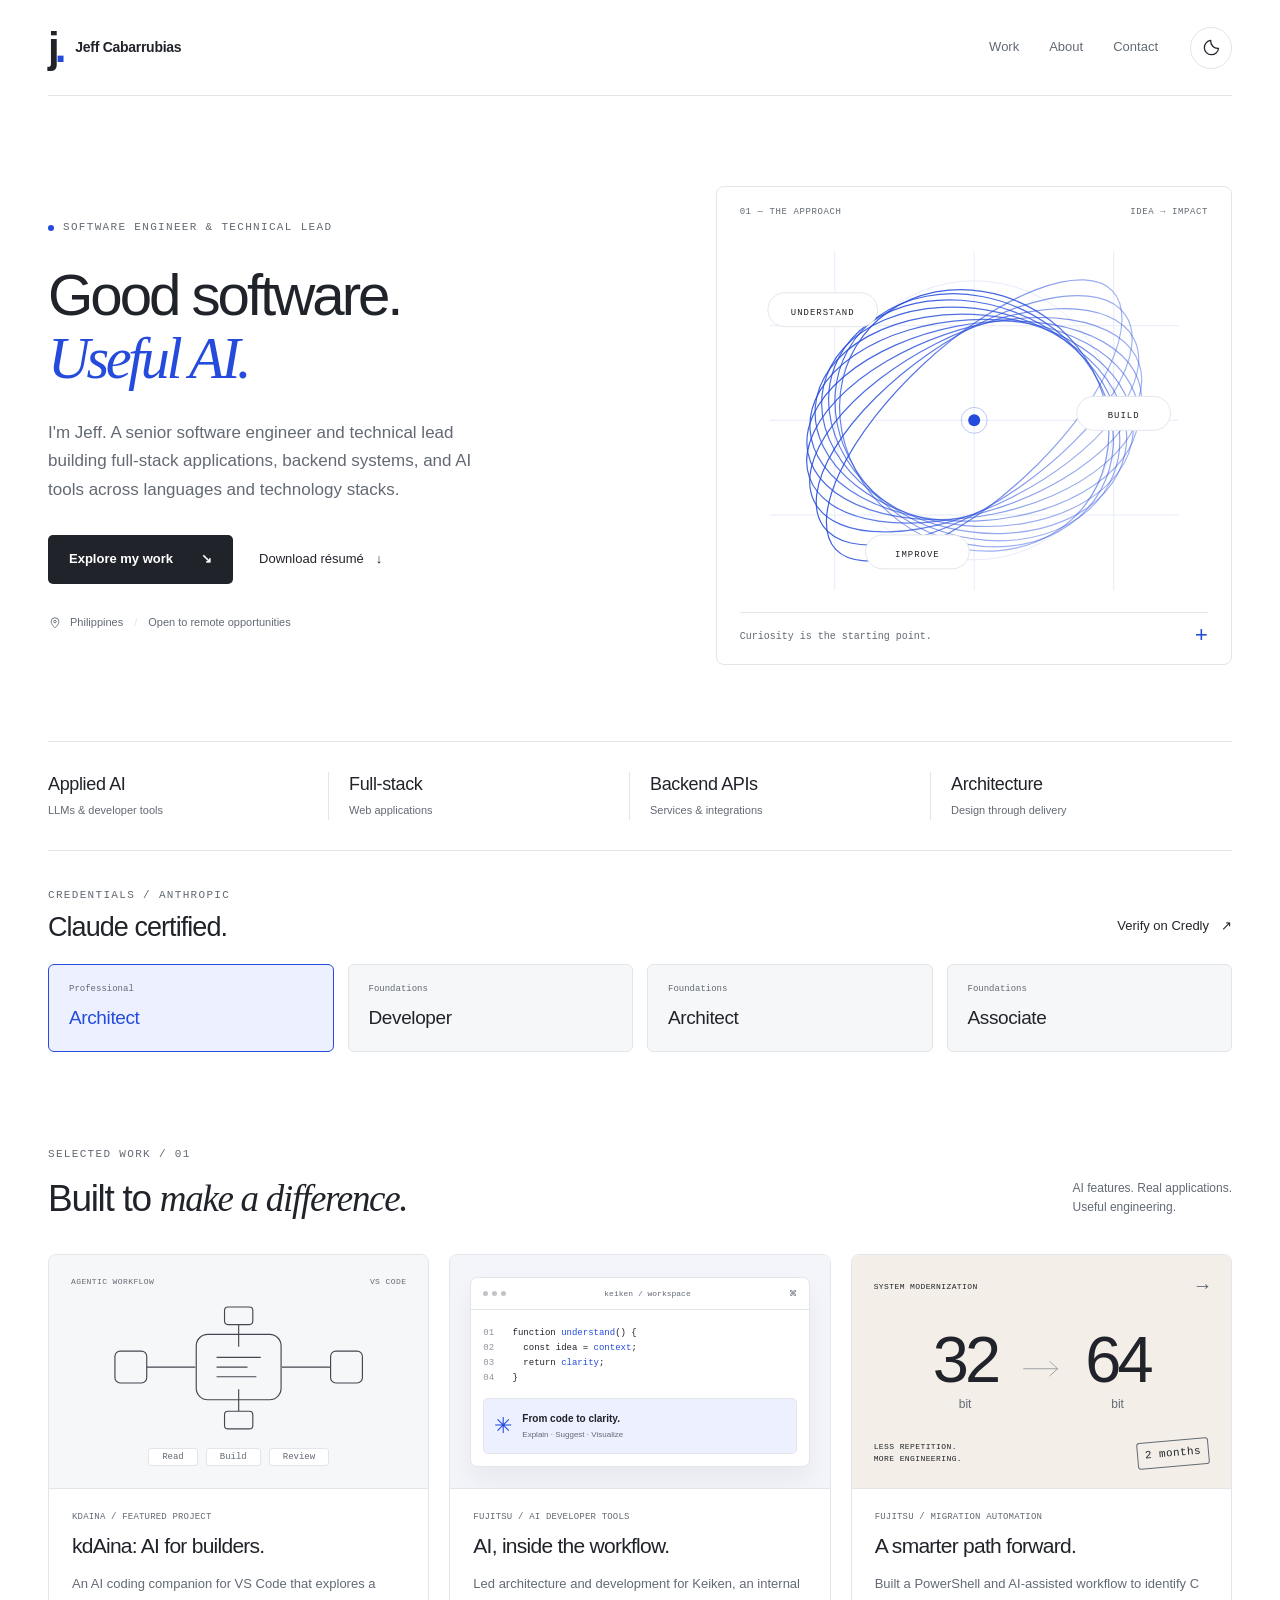
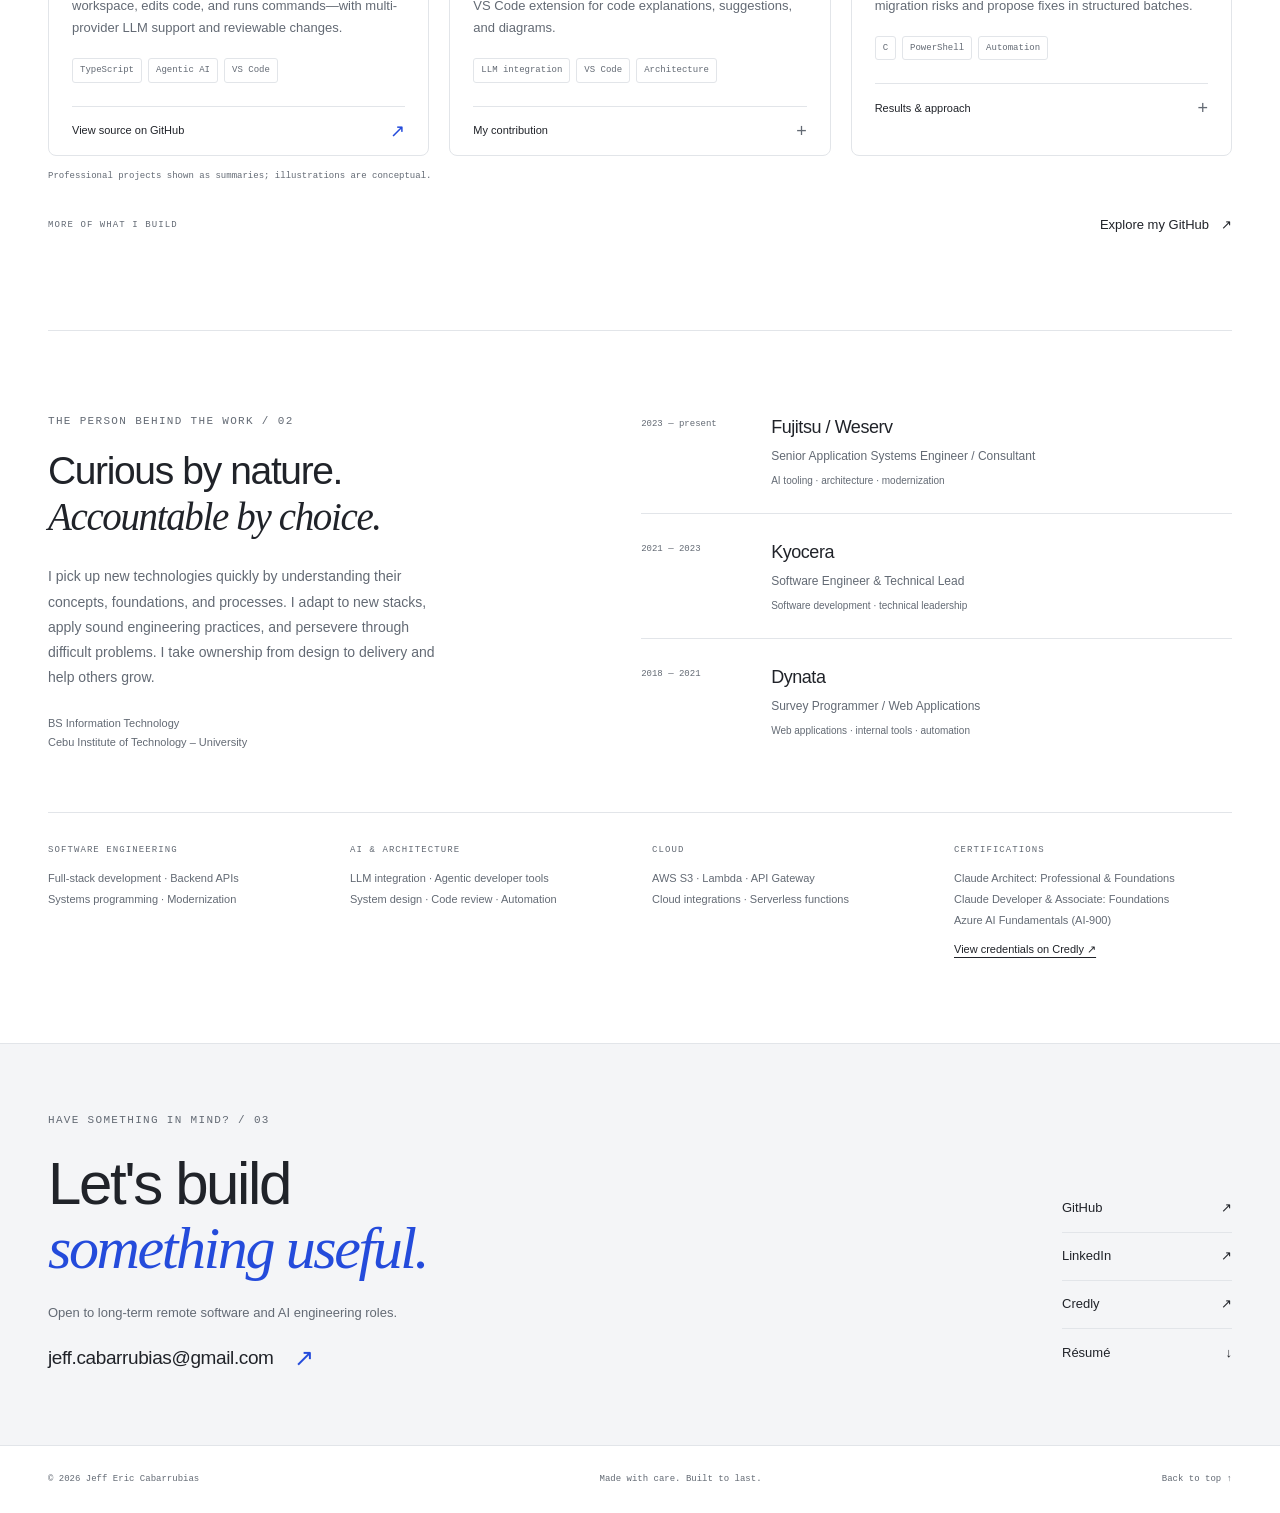
<file: docs/index.html>
<!doctype html>
<html lang="en" data-theme="light">
<head>
  <meta charset="utf-8">
  <meta name="viewport" content="width=device-width, initial-scale=1">
  <meta name="color-scheme" content="light dark">
  <meta name="theme-color" content="#ffffff">
  <meta name="description" content="Jeff Eric Cabarrubias — senior software engineer and technical lead. Software architecture, AI developer tools, and systems modernization. Based in the Philippines, open to remote work.">
  <meta property="og:title" content="Jeff Cabarrubias — Software & AI Engineer">
  <meta property="og:description" content="Good software. Useful AI. Full-stack development, backend APIs, software architecture, and AI developer tools.">
  <meta property="og:type" content="website">
  <meta property="og:url" content="https://idealkingdom.github.io/idealkingdom/">
  <meta property="og:image" content="https://idealkingdom.github.io/idealkingdom/assets/social.png">
  <meta name="twitter:card" content="summary_large_image">
  <link rel="canonical" href="https://idealkingdom.github.io/idealkingdom/">
  <link rel="icon" href="assets/favicon.svg" type="image/svg+xml">
  <link rel="stylesheet" href="styles.css?v=5">
  <title>Jeff Cabarrubias — Software & AI Engineer</title>
  <script>
    try {
      if (localStorage.getItem('jeff-portfolio-theme') === 'dark') {
        document.documentElement.dataset.theme = 'dark';
        document.querySelector('meta[name="theme-color"]').content = '#141619';
      }
    } catch (_) {}
  </script>
  <script type="application/ld+json">
  {"@context":"https://schema.org","@type":"Person","name":"Jeff Eric Cabarrubias","jobTitle":"Senior Software Engineer / Technical Lead","url":"https://idealkingdom.github.io/idealkingdom/","email":"mailto:jeff.cabarrubias@gmail.com","sameAs":["https://github.com/idealkingdom","https://www.linkedin.com/in/jeff-eric-cabarrubias-9a2271164/","https://www.credly.com/users/jeff-eric-cabarrubias/badges/credly"],"knowsAbout":["Software architecture","AI developer tools","Python","JavaScript","TypeScript","C/C++","Systems modernization"]}
  </script>
</head>
<body>
  <a class="skip-link" href="#main">Skip to content</a>
  <header class="site-header wrap">
    <a class="brand" href="#" aria-label="Jeff Cabarrubias, back to top"><span class="brand-mark" aria-hidden="true">j<span>.</span></span><span class="brand-name">Jeff Cabarrubias</span></a>
    <nav aria-label="Main navigation">
      <a href="#work">Work</a><a href="#about">About</a><a href="#contact">Contact</a>
    </nav>
    <button class="theme-toggle" id="theme-toggle" type="button" aria-label="Switch to dark mode" aria-pressed="false" hidden>
      <svg class="moon" viewBox="0 0 24 24" aria-hidden="true"><path d="M20.9 13A9 9 0 0 1 11 3.1 9 9 0 1 0 20.9 13Z"/></svg>
      <svg class="sun" viewBox="0 0 24 24" aria-hidden="true"><circle cx="12" cy="12" r="4"/><path d="M12 2v2m0 16v2M2 12h2m16 0h2M4.9 4.9l1.4 1.4m11.4 11.4 1.4 1.4M4.9 19.1l1.4-1.4M17.7 6.3l1.4-1.4"/></svg>
    </button>
  </header>

  <main id="main">
    <section class="hero wrap" aria-labelledby="hero-title">
      <div class="hero-copy">
        <p class="eyebrow"><span class="status-dot" aria-hidden="true"></span> Software engineer & technical lead</p>
        <h1 id="hero-title">Good software.<br><span class="serif accent">Useful AI.</span></h1>
        <p class="hero-description">I'm Jeff. A senior software engineer and technical lead building full-stack applications, backend systems, and AI tools across languages and technology stacks.</p>
        <div class="hero-actions"><a class="button primary" href="#work">Explore my work <span aria-hidden="true">↘</span></a><a class="text-link" href="assets/Jeff_Eric_Cabarrubias_Resume.pdf" download>Download résumé <span aria-hidden="true">↓</span></a></div>
        <p class="location"><svg viewBox="0 0 20 20" aria-hidden="true"><path d="M15.5 8c0 4-5.5 9-5.5 9S4.5 12 4.5 8a5.5 5.5 0 1 1 11 0Z"/><circle cx="10" cy="8" r="1.8"/></svg> Philippines <span aria-hidden="true">/</span> Open to remote opportunities</p>
      </div>
      <div class="hero-art" aria-hidden="true">
        <div class="art-meta"><span>01 — THE APPROACH</span><span>IDEA → IMPACT</span></div>
        <svg class="orbit-art" viewBox="0 0 470 380" fill="none">
          <defs><linearGradient id="orbit-ink" x1="65" y1="60" x2="400" y2="350" gradientUnits="userSpaceOnUse"><stop stop-color="currentColor"/><stop offset="1" stop-color="currentColor" stop-opacity=".28"/></linearGradient></defs>
          <g class="art-grid" stroke="currentColor" opacity=".1"><path d="M30 95h410M30 190h410M30 285h410M95 20v340M235 20v340M375 20v340"/><circle cx="235" cy="190" r="140"/></g>
          <g stroke="url(#orbit-ink)" stroke-width="1.2">
            <ellipse cx="235" cy="190" rx="190" ry="76" transform="rotate(-43 235 190)"/><ellipse cx="235" cy="190" rx="185" ry="81" transform="rotate(-35 235 190)"/><ellipse cx="235" cy="190" rx="180" ry="86" transform="rotate(-27 235 190)"/><ellipse cx="235" cy="190" rx="175" ry="91" transform="rotate(-19 235 190)"/><ellipse cx="235" cy="190" rx="170" ry="96" transform="rotate(-11 235 190)"/><ellipse cx="235" cy="190" rx="165" ry="101" transform="rotate(-3 235 190)"/><ellipse cx="235" cy="190" rx="160" ry="106" transform="rotate(5 235 190)"/><ellipse cx="235" cy="190" rx="155" ry="111" transform="rotate(13 235 190)"/><ellipse cx="235" cy="190" rx="150" ry="116" transform="rotate(21 235 190)"/><ellipse cx="235" cy="190" rx="145" ry="121" transform="rotate(29 235 190)"/><ellipse cx="235" cy="190" rx="140" ry="126" transform="rotate(37 235 190)"/>
          </g>
          <circle cx="235" cy="190" r="6" fill="currentColor"/><circle cx="235" cy="190" r="13" stroke="currentColor" opacity=".3"/>
          <g class="orbit-label"><rect x="28" y="62" width="110" height="34" rx="17"/><text x="83" y="84" text-anchor="middle">UNDERSTAND</text><rect x="338" y="166" width="94" height="34" rx="17"/><text x="385" y="188" text-anchor="middle">BUILD</text><rect x="126" y="305" width="104" height="34" rx="17"/><text x="178" y="327" text-anchor="middle">IMPROVE</text></g>
        </svg>
        <div class="art-footer"><span>Curiosity is the starting point.</span><span class="art-plus">+</span></div>
      </div>
    </section>

    <div class="proof-strip capability-strip wrap" aria-label="Engineering focus">
      <div><strong>Applied AI</strong><span>LLMs & developer tools</span></div><div><strong>Full-stack</strong><span>Web applications</span></div><div><strong>Backend APIs</strong><span>Services & integrations</span></div><div><strong>Architecture</strong><span>Design through delivery</span></div>
    </div>

    <section class="credentials-section wrap" aria-labelledby="credentials-title">
      <div class="credentials-heading"><div><p class="eyebrow">Credentials / Anthropic</p><h2 id="credentials-title">Claude certified.</h2></div><a class="text-link" href="https://www.credly.com/users/jeff-eric-cabarrubias/badges/credly" target="_blank" rel="noopener noreferrer">Verify on Credly <span aria-hidden="true">↗</span></a></div>
      <div class="credentials-grid"><div class="credential-card professional"><span>Professional</span><strong>Architect</strong></div><div class="credential-card"><span>Foundations</span><strong>Developer</strong></div><div class="credential-card"><span>Foundations</span><strong>Architect</strong></div><div class="credential-card"><span>Foundations</span><strong>Associate</strong></div></div>
    </section>

    <section id="work" class="work-section wrap" aria-labelledby="work-title">
      <div class="section-heading"><div><p class="eyebrow">Selected work / 01</p><h2 id="work-title">Built to <span class="serif">make a difference.</span></h2></div><p>AI features. Real applications.<br>Useful engineering.</p></div>
      <div class="case-grid">
        <article class="case-card">
          <div class="case-art systems-art" aria-hidden="true"><div class="systems-top"><span>AGENTIC WORKFLOW</span><span>VS CODE</span></div><svg viewBox="0 0 340 155" class="systems-diagram"><path d="M66 77h55m98 0h55M170 29v25m0 48v25"/><rect x="122" y="40" width="96" height="74" rx="13"/><path d="M145 66h50m-50 11h35m-35 11h45"/><rect x="30" y="59" width="36" height="36" rx="6"/><rect x="274" y="59" width="36" height="36" rx="6"/><rect x="154" y="9" width="32" height="20" rx="4"/><rect x="154" y="127" width="32" height="20" rx="4"/></svg><div class="architecture-list"><span>Read</span><span>Build</span><span>Review</span></div></div>
          <div class="case-body"><p class="project-meta">kdAina / Featured project</p><h3>kdAina: AI for builders.</h3><p>An AI coding companion for VS Code that explores a workspace, edits code, and runs commands—with multi-provider LLM support and reviewable changes.</p><div class="tags"><span>TypeScript</span><span>Agentic AI</span><span>VS Code</span></div><a class="case-source" href="https://github.com/idealkingdom/kdAina" target="_blank" rel="noopener noreferrer">View source on GitHub <span aria-hidden="true">↗</span></a></div>
        </article>
        <article class="case-card">
          <div class="case-art ai-art" aria-hidden="true">
            <div class="mini-editor"><div class="editor-bar"><span><i></i><i></i><i></i></span><span>keiken / workspace</span><span>⌘</span></div><div class="editor-body"><div class="code-lines"><span><b>01</b> function <em>understand</em>() {</span><span><b>02</b> &nbsp; const idea = <em>context</em>;</span><span><b>03</b> &nbsp; return <em>clarity</em>;</span><span><b>04</b> }</span></div><div class="ai-panel"><span class="ai-star">✳</span><div><strong>From code to clarity.</strong><span>Explain · Suggest · Visualize</span></div></div></div></div>
          </div>
          <div class="case-body"><p class="project-meta">Fujitsu / AI developer tools</p><h3>AI, inside the workflow.</h3><p>Led architecture and development for Keiken, an internal VS Code extension for code explanations, suggestions, and diagrams.</p><div class="tags"><span>LLM integration</span><span>VS Code</span><span>Architecture</span></div><details><summary>My contribution <span aria-hidden="true">+</span></summary><div class="case-detail">Built key features, expanded language support, integrated model updates, resolved performance issues, and mentored developers. The focus: making AI useful where engineers already work.</div></details></div>
        </article>
        <article class="case-card">
          <div class="case-art migration-art" aria-hidden="true"><div class="migration-top"><span>SYSTEM MODERNIZATION</span><span>→</span></div><div class="bit-transfer"><span>32<span>bit</span></span><svg viewBox="0 0 70 34"><path d="M4 17h60M50 4l14 13-14 13"/></svg><span>64<span>bit</span></span></div><div class="migration-bottom"><span>LESS REPETITION.<br>MORE ENGINEERING.</span><span class="migration-stamp">2 months</span></div></div>
          <div class="case-body"><p class="project-meta">Fujitsu / Migration automation</p><h3>A smarter path forward.</h3><p>Built a PowerShell and AI-assisted workflow to identify C migration risks and propose fixes in structured batches.</p><div class="tags"><span>C</span><span>PowerShell</span><span>Automation</span></div><details><summary>Results & approach <span aria-hidden="true">+</span></summary><div class="case-detail">The team completed the project in 2 months against an initial 1–2 year estimate, saving approximately US$70k. I optimized batching and API usage; proposed fixes still needed engineering review and validation.</div></details></div>
        </article>
      </div>
      <p class="work-note">Professional projects shown as summaries; illustrations are conceptual.</p>

      <div class="more-code"><span class="eyebrow">More of what I build</span><a class="text-link" href="https://github.com/idealkingdom" target="_blank" rel="noopener noreferrer">Explore my GitHub <span aria-hidden="true">↗</span></a></div>
    </section>

    <section id="about" class="about-section wrap" aria-labelledby="about-title">
      <div class="about-intro"><p class="eyebrow">The person behind the work / 02</p><h2 id="about-title">Curious by nature.<br><span class="serif">Accountable by choice.</span></h2><p>I pick up new technologies quickly by understanding their concepts, foundations, and processes. I adapt to new stacks, apply sound engineering practices, and persevere through difficult problems. I take ownership from design to delivery and help others grow.</p><p class="education">BS Information Technology<br>Cebu Institute of Technology – University</p></div>
      <div class="experience"><div class="experience-row"><span class="experience-date">2023 — present</span><div><h3>Fujitsu / Weserv</h3><p>Senior Application Systems Engineer / Consultant</p><span>AI tooling · architecture · modernization</span></div></div><div class="experience-row"><span class="experience-date">2021 — 2023</span><div><h3>Kyocera</h3><p>Software Engineer & Technical Lead</p><span>Software development · technical leadership</span></div></div><div class="experience-row"><span class="experience-date">2018 — 2021</span><div><h3>Dynata</h3><p>Survey Programmer / Web Applications</p><span>Web applications · internal tools · automation</span></div></div></div>
      <div class="toolbox"><div><p class="eyebrow">Software engineering</p><p>Full-stack development · Backend APIs<br>Systems programming · Modernization</p></div><div><p class="eyebrow">AI & architecture</p><p>LLM integration · Agentic developer tools<br>System design · Code review · Automation</p></div><div><p class="eyebrow">Cloud</p><p>AWS S3 · Lambda · API Gateway<br>Cloud integrations · Serverless functions</p></div><div><p class="eyebrow">Certifications</p><p>Claude Architect: Professional & Foundations<br>Claude Developer & Associate: Foundations<br>Azure AI Fundamentals (AI-900)</p><a class="credential-link" href="https://www.credly.com/users/jeff-eric-cabarrubias/badges/credly" target="_blank" rel="noopener noreferrer">View credentials on Credly ↗</a></div></div>
    </section>

    <section id="contact" class="contact-section" aria-labelledby="contact-title"><div class="wrap contact-inner"><div><p class="eyebrow">Have something in mind? / 03</p><h2 id="contact-title">Let's build<br><span class="serif">something useful.</span></h2><p>Open to long-term remote software and AI engineering roles.</p><a class="contact-email" href="mailto:jeff.cabarrubias@gmail.com">jeff.cabarrubias@gmail.com <span aria-hidden="true">↗</span></a></div><div class="contact-links"><a href="https://github.com/idealkingdom" target="_blank" rel="noopener noreferrer">GitHub <span aria-hidden="true">↗</span></a><a href="https://www.linkedin.com/in/jeff-eric-cabarrubias-9a2271164/" target="_blank" rel="noopener noreferrer">LinkedIn <span aria-hidden="true">↗</span></a><a href="https://www.credly.com/users/jeff-eric-cabarrubias/badges/credly" target="_blank" rel="noopener noreferrer">Credly <span aria-hidden="true">↗</span></a><a href="assets/Jeff_Eric_Cabarrubias_Resume.pdf" download>Résumé <span aria-hidden="true">↓</span></a></div></div></section>
  </main>
  <footer class="site-footer wrap"><span>© <span id="year">2026</span> Jeff Eric Cabarrubias</span><span>Made with care. Built to last.</span><a href="#">Back to top <span aria-hidden="true">↑</span></a></footer>
  <script src="script.js" defer></script>
</body>
</html>
</file>
<file: docs/styles.css>
/* Light-first, dependency-free portfolio. All layout widths are fluid. */
:root{--bg:#fff;--fg:#202329;--muted:#636a74;--line:#e2e5e9;--surface:#f6f7f8;--accent:#244bdb;--accent-soft:#edf1ff;--header:rgba(255,255,255,.94);--art-bg:#f3f5fa;--code:#fff;--warm:#f3efe8;--ink:#444751;--contact:#f4f5f7;--focus:#244bdb;color-scheme:light;--sans:Arial,Helvetica,sans-serif;--mono:"SFMono-Regular",Consolas,"Liberation Mono",monospace}
:root[data-theme="dark"]{--bg:#141619;--fg:#edf0f4;--muted:#a7aeb9;--line:#343941;--surface:#20242a;--accent:#9aafff;--accent-soft:#252e49;--header:rgba(20,22,25,.94);--art-bg:#1d2537;--code:#1a1e25;--warm:#2e2b27;--ink:#cbd0dc;--contact:#1c2026;--focus:#b8c7ff;color-scheme:dark}
*{box-sizing:border-box}html{scroll-behavior:smooth;scroll-padding-top:100px}body{margin:0;background:var(--bg);color:var(--fg);font-family:var(--sans);font-size:16px;line-height:1.6;-webkit-font-smoothing:antialiased}a{color:inherit;text-decoration:none}button{font:inherit}svg{display:block}button,a,summary{-webkit-tap-highlight-color:transparent}a:focus-visible,button:focus-visible,summary:focus-visible{outline:3px solid var(--focus);outline-offset:5px;border-radius:4px}[hidden]{display:none!important}::selection{background:var(--accent);color:var(--bg)}.wrap{width:min(1184px,calc(100% - 96px));margin-inline:auto}.serif{font-family:Georgia,"Times New Roman",serif;font-weight:400;font-style:italic}.accent{color:var(--accent)}.eyebrow{font:11px/1.6 var(--mono);letter-spacing:.12em;text-transform:uppercase;margin:0 0 24px;color:var(--muted)}.skip-link{position:fixed;top:10px;left:10px;z-index:10;transform:translateY(-170%);padding:10px 16px;background:var(--fg);color:var(--bg)}.skip-link:focus{transform:none}
.site-header{display:flex;align-items:center;gap:32px;min-height:96px;border-bottom:1px solid var(--line)}.brand{display:flex;align-items:center;gap:14px;white-space:nowrap}.brand-mark{font-size:42px;line-height:1;font-weight:700;letter-spacing:-.12em}.brand-mark span{color:var(--accent)}.brand-name{font-size:14px;font-weight:600;letter-spacing:-.02em}.site-header nav{display:flex;gap:30px;margin-left:auto;font-size:13px}.site-header nav a{padding:10px 0;color:var(--muted)}.site-header nav a:hover{color:var(--accent)}.theme-toggle{width:42px;height:42px;display:grid;place-items:center;border:1px solid var(--line);border-radius:50%;background:var(--bg);color:var(--fg);cursor:pointer;flex-shrink:0}.theme-toggle:hover{background:var(--surface)}.theme-toggle svg{width:19px;height:19px;fill:none;stroke:currentColor;stroke-width:1.6;stroke-linecap:round;stroke-linejoin:round}.theme-toggle .sun{display:none}[data-theme="dark"] .theme-toggle .moon{display:none}[data-theme="dark"] .theme-toggle .sun{display:block}
.hero{display:grid;grid-template-columns:1.2fr 1fr;gap:48px;align-items:center;padding-top:90px;padding-bottom:76px}.hero .eyebrow{display:flex;align-items:center;gap:9px;margin-bottom:26px}.status-dot{width:6px;height:6px;background:var(--accent);border-radius:50%;flex-shrink:0}h1,h2,h3,p{overflow-wrap:break-word}h1{font-size:clamp(42px,4.55vw,66px);line-height:1.09;letter-spacing:-.052em;font-weight:500;margin:0 0 28px}h1 .serif{letter-spacing:-.06em;white-space:nowrap}.hero-description{max-width:425px;font-size:17px;line-height:1.7;color:var(--muted);margin:0 0 30px}.hero-actions{display:flex;align-items:center;gap:26px;flex-wrap:wrap}.button{display:inline-flex;align-items:center;gap:28px;padding:14px 21px;font-size:13px;font-weight:600;border-radius:5px;min-height:48px}.primary{background:var(--fg);color:var(--bg)}.primary:hover{background:var(--accent);color:var(--bg)}.text-link{display:inline-flex;gap:12px;align-items:center;font-size:13px;line-height:1.6;padding-block:8px}.text-link:hover{text-decoration:underline;text-underline-offset:5px}.location{display:flex;align-items:center;gap:8px;flex-wrap:wrap;margin:30px 0 0;font-size:11px;color:var(--muted)}.location svg{width:14px;height:14px;stroke:currentColor;stroke-width:1.3;fill:none}.location>span{color:var(--line);margin-inline:3px}
.hero-art{border:1px solid var(--line);border-radius:8px;padding:20px 23px 16px;align-self:center;position:relative;background:var(--bg);min-width:0}.art-meta{font:9px var(--mono);letter-spacing:.065em;display:flex;justify-content:space-between;gap:8px;color:var(--muted)}.orbit-art{width:100%;color:var(--accent);margin:14px 0 2px}.orbit-label rect{fill:var(--bg);stroke:var(--line);stroke-width:1}.orbit-label text{fill:var(--fg);font:9px var(--mono);letter-spacing:1px}.art-footer{border-top:1px solid var(--line);padding-top:13px;display:flex;align-items:center;justify-content:space-between;font:10px var(--mono);color:var(--muted)}.art-plus{color:var(--accent);font-size:22px;line-height:1}
.proof-strip{display:grid;grid-template-columns:repeat(4,1fr);border-top:1px solid var(--line);border-bottom:1px solid var(--line);padding:30px 0;gap:20px}.proof-strip>div{display:flex;align-items:baseline;gap:13px;border-right:1px solid var(--line);padding-right:15px}.proof-strip>div:last-child{border:0;padding:0}.proof-strip strong{font-size:32px;line-height:1;font-weight:500;letter-spacing:-.045em}.proof-strip span{font-size:12px;color:var(--muted)}
.work-section{padding-top:94px;padding-bottom:86px}.section-heading{display:flex;justify-content:space-between;align-items:flex-end;gap:30px;margin-bottom:34px}.section-heading .eyebrow{margin-bottom:13px}h2{font-weight:500;font-size:37px;letter-spacing:-.035em;line-height:1.18;margin:0}.section-heading>p{font-size:12px;color:var(--muted);margin:0 0 3px}.case-grid{display:grid;grid-template-columns:repeat(3,minmax(0,1fr));gap:20px}.case-card{border:1px solid var(--line);border-radius:8px;overflow:hidden;min-width:0;background:var(--bg)}.case-art{height:234px;overflow:hidden;position:relative;display:flex;flex-direction:column;justify-content:center;border-bottom:1px solid var(--line)}.ai-art{background:var(--art-bg);padding:28px 20px}.mini-editor{background:var(--code);border:1px solid var(--line);border-radius:7px;box-shadow:0 15px 28px rgba(0,0,0,.05)}.editor-bar{padding:11px 12px;display:flex;align-items:center;justify-content:space-between;color:var(--muted);gap:6px;font:8px var(--mono);border-bottom:1px solid var(--line)}.editor-bar>span:first-child{display:flex;gap:4px}.editor-bar i{display:block;width:5px;height:5px;border-radius:50%;background:var(--muted);opacity:.4}.editor-body{padding:18px 12px 12px}.code-lines{display:grid;gap:5px;font:9px var(--mono);color:var(--fg);white-space:nowrap}.code-lines b{font-weight:400;color:var(--muted);opacity:.7;padding-right:13px}.code-lines em{font-style:normal;color:var(--accent)}.ai-panel{display:flex;align-items:center;gap:10px;margin-top:15px;padding:12px 10px;background:var(--accent-soft);border:1px solid var(--line);border-radius:5px}.ai-star{font-size:22px;color:var(--accent);line-height:1}.ai-panel strong{font-size:10px;display:block;font-weight:600}.ai-panel div>span{font-size:8px;color:var(--muted);display:block;margin-top:2px}.migration-art{background:var(--warm);padding:22px;color:var(--fg);justify-content:space-between}.migration-top,.migration-bottom{display:flex;justify-content:space-between;align-items:center;gap:15px;font:8px/1.5 var(--mono);letter-spacing:.05em}.migration-top>span:last-child{font-size:20px;color:var(--muted);line-height:1}.bit-transfer{display:flex;justify-content:center;align-items:center;gap:24px}.bit-transfer>span{font-size:65px;line-height:1;letter-spacing:-.06em}.bit-transfer>span>span{font-size:12px;display:block;text-align:center;letter-spacing:0;margin-top:6px;color:var(--muted)}.bit-transfer svg{width:40px;fill:none;stroke:var(--muted);stroke-width:1;flex-shrink:0}.migration-stamp{border:1px solid var(--muted);border-radius:3px;font-size:11px;padding:4px 7px;transform:rotate(-5deg);white-space:nowrap}.systems-art{background:var(--surface);padding:22px;justify-content:space-between}.systems-top{display:flex;justify-content:space-between;font:8px var(--mono);letter-spacing:.05em;color:var(--muted);gap:8px}.systems-diagram{width:100%;height:137px;fill:none;stroke:var(--ink);stroke-width:1.3}.architecture-list{display:flex;justify-content:center;gap:8px}.architecture-list span{border:1px solid var(--line);border-radius:3px;padding:3px 13px;font:9px var(--mono);color:var(--muted);background:var(--bg)}.case-body{padding:23px 23px 0}.project-meta{font:9px var(--mono);letter-spacing:.02em;text-transform:uppercase;color:var(--muted);margin:0 0 11px}.case-body h3{font-size:21px;line-height:1.25;font-weight:500;letter-spacing:-.035em;margin:0 0 13px}.case-body>p:not(.project-meta){font-size:13px;line-height:1.7;color:var(--muted);margin:0 0 19px}.tags{display:flex;gap:6px;flex-wrap:wrap;margin-bottom:23px}.tags span{font:9px/1.4 var(--mono);border:1px solid var(--line);padding:5px 7px;border-radius:3px;color:var(--muted)}details{border-top:1px solid var(--line)}summary{display:flex;align-items:center;justify-content:space-between;gap:12px;list-style:none;cursor:pointer;padding:15px 0;font-size:11px;min-height:48px}summary::-webkit-details-marker{display:none}summary>span{font-size:18px;line-height:1;color:var(--muted)}details[open] summary>span{transform:rotate(45deg)}summary:hover{color:var(--accent)}.case-detail{font-size:12px;line-height:1.75;color:var(--muted);padding-bottom:22px}.work-note{font:9px/1.6 var(--mono);color:var(--muted);margin:13px 0 0}.public-work{margin-top:48px}.public-heading{display:flex;justify-content:space-between;align-items:center;gap:20px;margin-bottom:16px}.public-heading .eyebrow{margin:0}.repo-grid{display:grid;grid-template-columns:repeat(2,minmax(0,1fr));gap:20px}.repo-link{border:1px solid var(--line);border-radius:6px;padding:23px 25px;display:flex;flex-direction:column;justify-content:space-between;gap:18px;min-width:0;transition:background .15s,border-color .15s}.repo-link:hover{background:var(--surface);border-color:var(--muted)}.repo-category,.repo-footer{font:9px/1.6 var(--mono);color:var(--muted)}.repo-link h3{display:flex;justify-content:space-between;align-items:center;gap:15px;font-size:19px;font-weight:500;letter-spacing:-.02em;margin:8px 0}.repo-link h3>span{font-size:22px;color:var(--accent)}.repo-link p{font-size:13px;line-height:1.7;color:var(--muted);margin:0;max-width:430px}
.about-section{border-top:1px solid var(--line);display:grid;grid-template-columns:1fr 1.1fr;gap:56px;padding-top:82px;padding-bottom:83px}.about-intro .eyebrow{margin-bottom:18px}.about-intro h2{font-size:39px;margin-bottom:24px}.about-intro>p:not(.eyebrow){font-size:14px;line-height:1.8;color:var(--muted);max-width:400px;margin:0}.about-intro>.education{margin-top:24px!important;font-size:11px!important;line-height:1.7!important}.experience-row{display:grid;grid-template-columns:112px 1fr;gap:18px;border-bottom:1px solid var(--line);padding:24px 0}.experience-row:first-child{padding-top:0}.experience-row:last-child{border-bottom:0;padding-bottom:0}.experience-date{font:9px/1.6 var(--mono);color:var(--muted);padding-top:4px;white-space:nowrap}.experience h3{font-size:18px;letter-spacing:-.025em;font-weight:500;margin:0 0 5px}.experience p{font-size:12px;line-height:1.6;margin:0;color:var(--muted)}.experience-row div>span{font-size:10px;line-height:1.6;display:block;color:var(--muted);margin-top:7px}.toolbox{grid-column:1/-1;display:grid;grid-template-columns:1fr 1fr 1.15fr;gap:24px;border-top:1px solid var(--line);padding-top:30px;margin-top:4px}.toolbox .eyebrow{font-size:9px;margin-bottom:11px}.toolbox div>p:last-child{font-size:11px;color:var(--muted);line-height:1.9;margin:0}
.contact-section{background:var(--contact);border-top:1px solid var(--line);border-bottom:1px solid var(--line)}.contact-inner{display:flex;justify-content:space-between;gap:50px;padding-block:68px;align-items:flex-end}.contact-inner .eyebrow{margin-bottom:22px}.contact-inner h2{font-size:60px;line-height:1.06;letter-spacing:-.04em}.contact-inner h2 .serif{color:var(--accent)}.contact-inner p:not(.eyebrow){font-size:13px;color:var(--muted);margin:23px 0 15px}.contact-email{display:inline-flex;align-items:center;gap:20px;font-size:19px;letter-spacing:-.02em;overflow-wrap:anywhere}.contact-email:hover{text-decoration:underline;text-underline-offset:5px}.contact-email span{color:var(--accent);font-size:24px;flex-shrink:0}.contact-links{min-width:170px;display:grid}.contact-links a{display:flex;align-items:center;justify-content:space-between;gap:45px;border-bottom:1px solid var(--line);font-size:13px;padding:13px 0;min-height:48px}.contact-links a:last-child{border:0}.contact-links a:hover{color:var(--accent)}.site-footer{display:flex;justify-content:space-between;align-items:center;gap:20px;padding-block:26px;color:var(--muted);font:9px/1.6 var(--mono)}.site-footer>a{white-space:nowrap}.site-footer>a:hover{color:var(--accent)}
@media(min-width:1440px){.hero{padding-top:105px;padding-bottom:90px}}
@media(max-width:1050px){.wrap{width:calc(100% - 64px)}.hero{gap:28px;padding-top:70px}.hero-description{font-size:15px}.hero-actions{gap:14px}.button{gap:16px;padding:13px 16px}.text-link{font-size:12px}.proof-strip>div{display:block}.proof-strip span{display:block;margin-top:8px}.case-grid{gap:14px}.case-body{padding:20px 18px 0}.case-body h3{font-size:19px}.case-art{height:213px}.ai-art{padding:22px 12px}.editor-body{padding:16px 9px 9px}.editor-bar{padding:10px 9px}.code-lines{font-size:8px}.bit-transfer{gap:15px}.bit-transfer>span{font-size:54px}.migration-art,.systems-art{padding:18px}.about-section{gap:35px}.experience-row{grid-template-columns:100px 1fr;gap:12px}.contact-inner h2{font-size:54px}}
@media(max-width:800px){.hero{grid-template-columns:1fr 1fr;gap:20px;padding-top:55px;padding-bottom:55px}h1{font-size:clamp(35px,5vw,42px)}.hero-art{padding:15px 15px 11px}.art-meta{font-size:7px}.art-footer{font-size:8px}.hero .eyebrow{font-size:9px}.hero-description{font-size:14px}.location{font-size:10px;gap:5px}.hero-actions{gap:8px}.button{font-size:11px;gap:12px;padding:12px}.text-link{font-size:11px}.case-grid{grid-template-columns:1fr}.case-card{display:grid;grid-template-columns:1fr 1.25fr}.case-art{height:100%;min-height:270px;border-bottom:0;border-right:1px solid var(--line)}.case-body{padding:25px 25px 0}.case-body h3{font-size:23px}.ai-art{padding:25px}.editor-body{padding:22px 14px 14px}.editor-bar{padding:12px 14px}.code-lines{font-size:9px}.migration-art,.systems-art{padding:28px}.bit-transfer>span{font-size:65px}.systems-diagram{height:auto}.work-section{padding-top:65px;padding-bottom:60px}.section-heading h2{font-size:31px}.section-heading>p{display:none}.about-section{grid-template-columns:1fr;gap:35px;padding-top:60px;padding-bottom:60px}.about-intro>p:not(.eyebrow){max-width:580px}.experience-row{grid-template-columns:135px 1fr}.toolbox{grid-template-columns:1fr 1fr;gap:24px}.toolbox>div:last-child{grid-column:1/-1}.contact-inner{padding-block:52px;gap:30px}.contact-inner h2{font-size:46px}.contact-email{font-size:16px;gap:12px}.contact-links{min-width:130px}.site-footer>span:nth-child(2){display:none}}
@media(max-width:600px){.wrap{width:calc(100% - 40px)}.site-header{min-height:80px;gap:18px;flex-wrap:wrap;padding-block:16px}.brand-name{font-size:12px}.brand-mark{font-size:37px}.site-header nav{gap:18px;font-size:11px}.theme-toggle{width:36px;height:36px}.hero{grid-template-columns:1fr;gap:40px;padding-top:48px;padding-bottom:42px}h1{font-size:clamp(38px,8vw,48px);margin-bottom:23px}.hero-description{font-size:16px;max-width:450px}.hero .eyebrow{font-size:10px;margin-bottom:23px}.hero-actions{gap:22px}.button{font-size:12px;padding:14px 18px;gap:25px}.text-link{font-size:12px}.location{font-size:11px;margin-top:23px}.hero-art{max-width:450px;width:100%;margin-inline:auto;padding:19px 22px 13px}.orbit-art{max-height:290px}.art-meta{font-size:8px}.art-footer{font-size:9px}.proof-strip{grid-template-columns:1fr 1fr;padding:24px 0;row-gap:26px}.proof-strip>div:nth-child(2){border:0}.proof-strip strong{font-size:30px}.proof-strip span{font-size:11px}.section-heading h2{font-size:32px;max-width:330px}.case-card{display:block}.case-art{height:240px;min-height:0;border-right:0;border-bottom:1px solid var(--line)}.ai-art{padding:28px 35px}.mini-editor{max-width:345px;width:100%;margin-inline:auto}.editor-body{padding:18px 14px 14px}.code-lines{font-size:10px}.ai-panel strong{font-size:11px}.ai-panel div>span{font-size:9px}.migration-art,.systems-art{padding:25px 30px}.systems-diagram{height:135px}.case-body{padding:24px 24px 0}.case-grid{gap:23px}.case-body h3{font-size:23px}.case-body>p:not(.project-meta){font-size:14px}.project-meta{font-size:10px}.tags span{font-size:10px}.case-body summary{font-size:12px;min-height:52px}.case-detail{font-size:13px}.work-note{font-size:8px}.repo-grid{grid-template-columns:1fr;gap:15px}.public-work{margin-top:34px}.public-heading .eyebrow{font-size:10px}.repo-link{padding:22px 24px}.about-intro h2{font-size:35px}.experience-row{grid-template-columns:1fr;gap:7px;padding-block:22px}.experience-date{font-size:10px;padding-top:0}.experience h3{font-size:20px}.experience p{font-size:13px}.experience-row div>span{font-size:11px}.toolbox{grid-template-columns:1fr;gap:23px;padding-top:28px}.toolbox>div:last-child{grid-column:auto}.toolbox .eyebrow{font-size:10px}.toolbox div>p:last-child{font-size:12px}.contact-inner{display:block;padding-block:47px}.contact-inner h2{font-size:46px}.contact-inner .eyebrow{font-size:10px}.contact-inner p:not(.eyebrow){font-size:12px;max-width:300px}.contact-email{font-size:16px}.contact-links{display:flex;gap:25px;margin-top:30px;min-width:0}.contact-links a{border:0;gap:10px;font-size:12px;padding:8px 0;min-height:44px}.site-footer{font-size:8px;gap:12px;padding-block:21px}}
@media(max-width:420px){.site-header{display:grid;grid-template-columns:1fr auto;gap:10px 14px}.brand-name{line-height:1.25}.site-header nav{grid-column:1/-1;grid-row:2;gap:24px;margin-left:0}.theme-toggle{grid-column:2;grid-row:1;width:33px;height:33px}.brand{gap:10px}.hero-actions{gap:12px}.button{gap:14px;padding:13px 14px}.text-link{font-size:11px}.hero h1{font-size:clamp(32px,8.5vw,38px)}.hero .eyebrow{font-size:9px}.contact-email{font-size:14px}.contact-inner h2{font-size:40px}.ai-art{padding:26px 20px}.code-lines{font-size:9px}.migration-art,.systems-art{padding:25px}.art-meta{font-size:7px}.site-footer>span{max-width:175px}}
@media(prefers-reduced-motion:reduce){html{scroll-behavior:auto}*,*::before,*::after{transition:none!important;animation:none!important}}
@media print{.theme-toggle,.hero-art,.case-art,.hero-actions,.contact-links,.skip-link{display:none!important}:root,:root[data-theme="dark"]{--bg:#fff;--fg:#000;--muted:#444;--line:#ccc;--contact:#fff;--accent:#000}body{font-size:11px}.wrap{width:100%}.hero,.work-section,.about-section,.contact-inner{padding-block:24px}.hero{display:block}.case-grid{display:block}.case-card{break-inside:avoid;margin-bottom:15px}.case-body{padding:15px}.proof-strip strong{font-size:20px}details .case-detail{display:block}h1{font-size:36px}.contact-inner h2{font-size:32px}.toolbox{gap:15px}}

/* Engineering-focused portfolio highlights and source link. */
.proof-strip.capability-strip>div{display:block}.proof-strip.capability-strip strong{font-size:18px;line-height:1.4;letter-spacing:-.02em}.proof-strip.capability-strip span{display:block;margin-top:5px;font-size:11px}.case-source{display:flex;align-items:center;justify-content:space-between;gap:12px;border-top:1px solid var(--line);font-size:11px;min-height:48px;padding:15px 0}.case-source:hover{color:var(--accent)}.case-source>span{font-size:18px;line-height:1;color:var(--accent)}.more-code{display:flex;align-items:center;justify-content:space-between;gap:20px;margin-top:24px}.more-code .eyebrow{margin:0;font-size:9px}@media(max-width:600px){.case-source{font-size:12px;min-height:52px}.proof-strip.capability-strip strong{font-size:18px}.more-code{gap:10px}.more-code .eyebrow{font-size:8px}}

.toolbox{grid-template-columns:repeat(4,minmax(0,1fr))}.toolbox div>p:not(.eyebrow){font-size:11px;color:var(--muted);line-height:1.9;margin:0}.credential-link{display:inline-block;margin-top:10px;font-size:11px;text-decoration:underline;text-underline-offset:4px}.credential-link:hover{color:var(--accent)}@media(max-width:1050px){.toolbox{grid-template-columns:repeat(2,minmax(0,1fr))}.toolbox>div:last-child{grid-column:auto}}@media(max-width:600px){.toolbox{grid-template-columns:1fr}.toolbox div>p:not(.eyebrow){font-size:12px}.contact-links{display:grid;grid-template-columns:repeat(2,minmax(0,1fr));gap:5px 25px}.contact-links a{justify-content:flex-start}}

.credentials-section{padding-top:36px}.credentials-heading{display:flex;justify-content:space-between;align-items:flex-end;gap:20px;margin-bottom:20px}.credentials-heading .eyebrow{margin:0 0 8px}.credentials-heading h2{font-size:27px}.credentials-grid{display:grid;grid-template-columns:repeat(4,minmax(0,1fr));gap:14px}.credential-card{border:1px solid var(--line);border-radius:6px;padding:18px 20px;background:var(--surface)}.credential-card span{display:block;font:9px/1.5 var(--mono);color:var(--muted);margin-bottom:6px}.credential-card strong{font-size:19px;font-weight:500;letter-spacing:-.02em}.credential-card.professional{border-color:var(--accent);background:var(--accent-soft)}.credential-card.professional strong{color:var(--accent)}@media(max-width:600px){.credentials-section{padding-top:30px}.credentials-heading{align-items:center;gap:12px}.credentials-heading h2{font-size:24px}.credentials-heading .eyebrow{font-size:8px}.credentials-heading .text-link{font-size:10px}.credentials-grid{grid-template-columns:repeat(2,minmax(0,1fr));gap:10px}.credential-card{padding:16px}.credential-card strong{font-size:18px}}

.technology-note{grid-column:1/-1;border-top:1px solid var(--line);padding-top:22px;margin:0;font-size:11px;line-height:1.9;color:var(--muted)}.technology-note>span{display:block;font:9px/1.6 var(--mono);text-transform:uppercase;letter-spacing:.12em;margin-bottom:8px}@media(max-width:600px){.technology-note{font-size:12px}}
</file>
